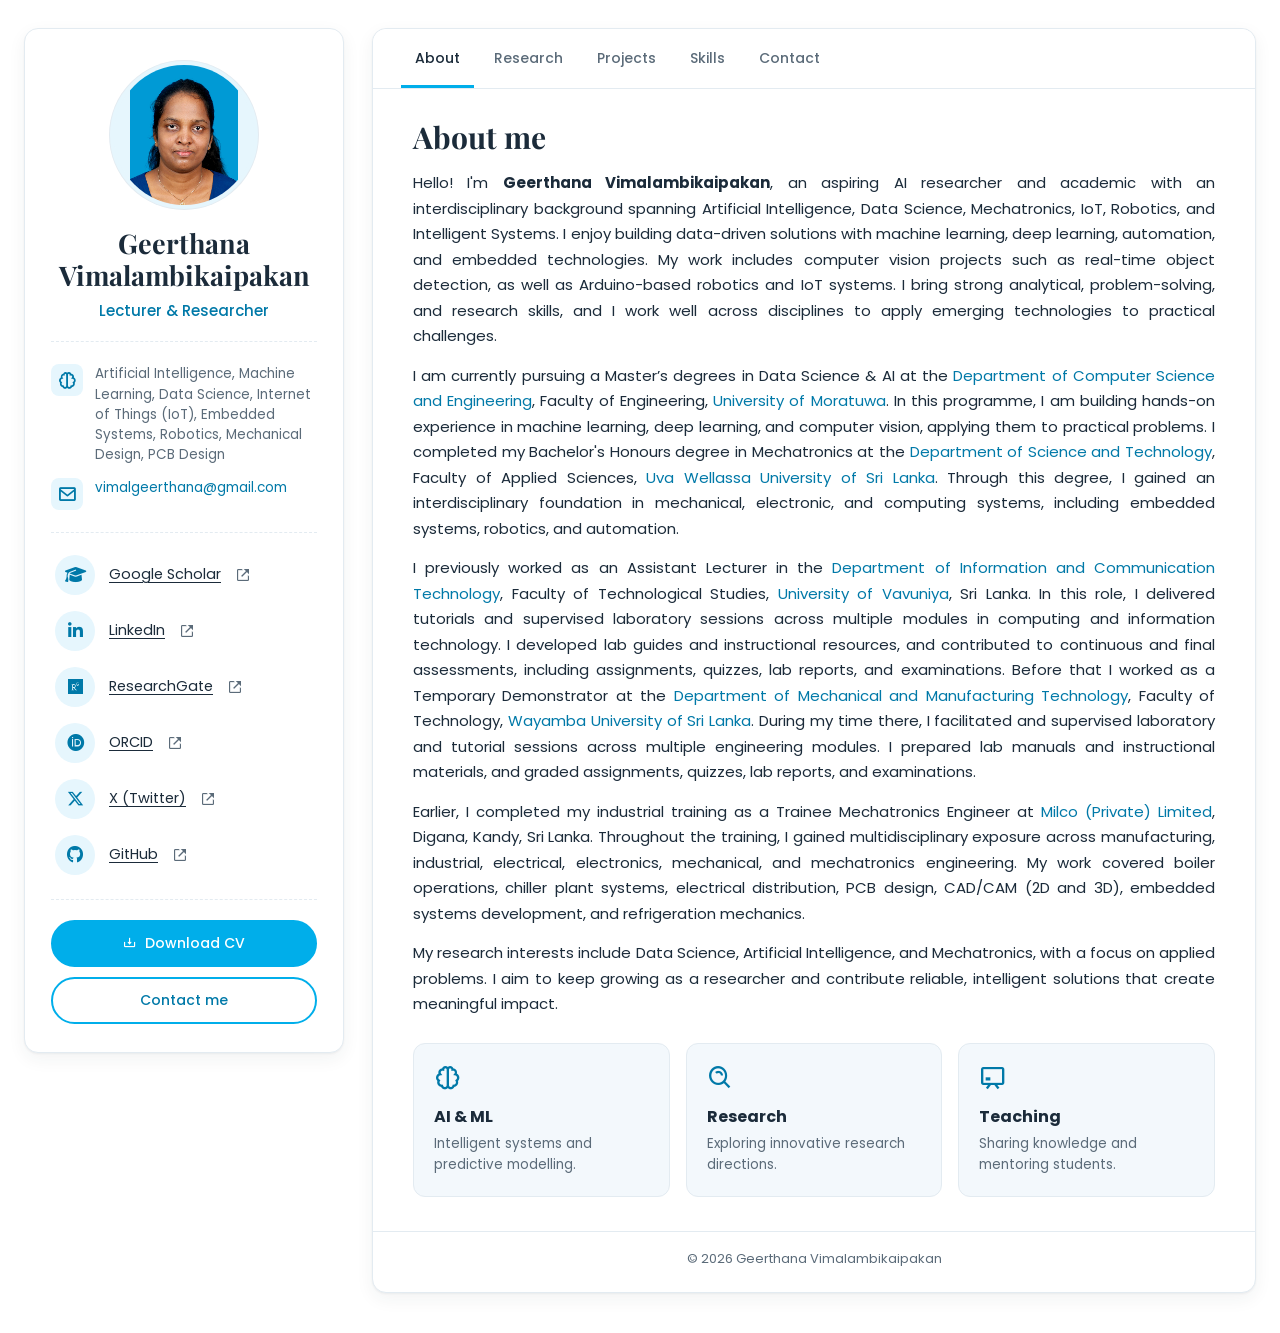
<file: index.html>
<!DOCTYPE html>
<html lang="en">
<head>
<meta charset="UTF-8">
<meta name="viewport" content="width=device-width, initial-scale=1.0">
<meta name="description" content="Geerthana Vimalambikaipakan - Lecturer, Researcher and AI/ML Professional">
<title>About | Geerthana Vimalambikaipakan</title>
<link rel="preconnect" href="https://fonts.googleapis.com">
<link rel="preconnect" href="https://fonts.gstatic.com" crossorigin>
<link href="https://fonts.googleapis.com/css2?family=Playfair+Display:wght@600;700&family=Poppins:wght@400;500;600&display=swap" rel="stylesheet">
<link href="https://unpkg.com/boxicons@2.1.4/css/boxicons.min.css" rel="stylesheet">
<link rel="stylesheet" href="https://cdnjs.cloudflare.com/ajax/libs/font-awesome/6.7.2/css/all.min.css">
<link rel="stylesheet" href="stylesheet.css">
</head>
<body>
<a class="skip-link" href="#content">Skip to content</a>

<div class="shell">

  <!--  PROFILE CARD (same on every page)  -->
  <aside class="profile-card">
    <div class="avatar" id="avatar">
      <img src="assets/img/dp.jpg" alt="Geerthana Vimalambikaipakan" onerror="this.remove()">
      <span aria-hidden="true">GV</span>
    </div>
    <h1>Geerthana <span>Vimalambikaipakan</span></h1>
    <p class="role">Lecturer &amp; Researcher</p>

    <ul class="facts">
      <li><i class="bx bx-brain"></i><span>Artificial Intelligence, Machine Learning, Data Science, Internet of Things (IoT), Embedded Systems, Robotics, Mechanical Design, PCB Design</span></li>
      <!--<li><i class="bx bx-building-house"></i><span>MSc (Data Science &amp; AI), University of Moratuwa</span></li>
      -->
      <li><i class="bx bx-envelope"></i><a href="mailto:vimalgeerthana@gmail.com">vimalgeerthana@gmail.com</a></li>
    </ul>

    <ul class="links" aria-label="Profiles">
        <li><a href="https://scholar.google.com/citations?user=1ha7ImIAAAAJ&hl=en" target="_blank" rel="noopener noreferrer"><span class="ico"><i class="fa-solid fa-graduation-cap"></i></span><span class="name">Google Scholar</span><i class="bx bx-link-external ext" aria-hidden="true"></i></a></li>
        <li><a href="https://www.linkedin.com/in/geerthana-vimalambikaipakan" target="_blank" rel="noopener noreferrer"><span class="ico"><i class="fa-brands fa-linkedin-in"></i></span><span class="name">LinkedIn</span><i class="bx bx-link-external ext" aria-hidden="true"></i></a></li>
        <li><a href="https://www.researchgate.net/profile/Geerthana-Vimalambikaipakan" target="_blank" rel="noopener noreferrer"><span class="ico"><i class="fa-brands fa-researchgate"></i></span><span class="name">ResearchGate</span><i class="bx bx-link-external ext" aria-hidden="true"></i></a></li>
        <li><a href="https://orcid.org/0009-0009-8566-8010" target="_blank" rel="noopener noreferrer"><span class="ico"><i class="fa-brands fa-orcid"></i></span><span class="name">ORCID</span><i class="bx bx-link-external ext" aria-hidden="true"></i></a></li>
        <li><a href="https://x.com/Geerthana_13" target="_blank" rel="noopener noreferrer"><span class="ico"><i class="fa-brands fa-x-twitter"></i></span><span class="name">X (Twitter)</span><i class="bx bx-link-external ext" aria-hidden="true"></i></a></li>
        <li><a href="https://github.com/GeerthanaVimal" target="_blank" rel="noopener noreferrer"><span class="ico"><i class="fa-brands fa-github"></i></span><span class="name">GitHub</span><i class="bx bx-link-external ext" aria-hidden="true"></i></a></li>
      </ul>

    <div class="card-actions">
      <a class="btn" href="assets/cv/Geerthana_CV.pdf" download><i class="bx bx-download"></i> Download CV</a>
      <a class="btn outline" href="contact.html">Contact me</a>
    </div>
  </aside>

  <!--  ABOUT PAGE (index)  -->
  <main class="panel" id="content">
    <nav class="tabs" aria-label="Portfolio sections">
      <a href="index.html" class="active" aria-current="page">About</a>
      <a href="research.html">Research</a>
      <a href="projects.html">Projects</a>
      <a href="skills.html">Skills</a>
      <a href="contact.html">Contact</a>
    </nav>

    <section class="tab-panel" id="about">
      <h2>About me</h2>
      <p>
        Hello! I'm <strong>Geerthana Vimalambikaipakan</strong>, an aspiring AI researcher and academic with an interdisciplinary background spanning 
        Artificial Intelligence, Data Science, Mechatronics, IoT, Robotics, and Intelligent Systems. 
        I enjoy building data-driven solutions with machine learning, deep learning, automation, and embedded technologies. 
        My work includes computer vision projects such as real-time object detection, as well as Arduino-based robotics and IoT systems. 
        I bring strong analytical, problem-solving, and research skills, and 
        I work well across disciplines to apply emerging technologies to practical challenges.
      </p>
      <p>
        I am currently pursuing a Master’s degrees in Data Science & AI at the
        <a href="https://cse.mrt.ac.lk/" target="_blank" rel="noopener">Department of Computer Science and Engineering</a>,
        Faculty of Engineering,
        <a href="https://uom.lk/" target="_blank" rel="noopener">University of Moratuwa</a>.
        In this programme, I am building hands-on experience in machine learning, deep learning, and computer vision, applying them to practical problems.
        I completed my Bachelor's Honours degree in Mechatronics at the
        <a href="https://fas.uwu.ac.lk/department-of-science-technology/" target="_blank" rel="noopener">Department of Science and Technology</a>,
        Faculty of Applied Sciences,
        <a href="https://www.uwu.ac.lk/" target="_blank" rel="noopener">Uva Wellassa University of Sri Lanka</a>.
        Through this degree, I gained an interdisciplinary foundation in mechanical, electronic, and computing systems, 
        including embedded systems, robotics, and automation.
      </p>
      <p>
        I previously worked as an Assistant Lecturer in the
        <a href="https://vau.ac.lk/ict/" target="_blank" rel="noopener">Department of Information and Communication Technology</a>,
        Faculty of Technological Studies,
        <a href="https://vau.ac.lk/" target="_blank" rel="noopener">University of Vavuniya</a>, Sri Lanka. 
        In this role, I delivered tutorials and supervised laboratory sessions across multiple modules in computing and information technology. 
        I developed lab guides and instructional resources, and contributed to continuous and final assessments, including assignments, quizzes, lab reports, and examinations.
        Before that I worked as a Temporary Demonstrator at the
        <a href="https://fot.wyb.ac.lk/dmmt/" target="_blank" rel="noopener">Department of Mechanical and Manufacturing Technology</a>,
        Faculty of Technology,
        <a href="https://www.wyb.ac.lk/" target="_blank" rel="noopener">Wayamba University of Sri Lanka</a>.
        During my time there, I facilitated and supervised laboratory and tutorial sessions across multiple engineering modules. 
        I prepared lab manuals and instructional materials, and graded assignments, quizzes, lab reports, and examinations.
      </p> 
      <p> 
        Earlier, I completed my industrial training as a Trainee Mechatronics Engineer at
        <a href="https://www.milco.lk/" target="_blank" rel="noopener">Milco (Private) Limited</a>, Digana, Kandy, Sri Lanka.
        Throughout the training, I gained multidisciplinary exposure across manufacturing, industrial, electrical, electronics, mechanical, and mechatronics engineering. 
        My work covered boiler operations, chiller plant systems, electrical distribution, PCB design, CAD/CAM (2D and 3D), embedded systems development, and refrigeration mechanics. 
      </p>
      <p>
        My research interests include Data Science, Artificial Intelligence, and Mechatronics, with a focus on applied problems. 
        I aim to keep growing as a researcher and contribute reliable, intelligent solutions that create meaningful impact.
      </p>

      <div class="about-boxes">
        <div class="about-box"><i class="bx bx-brain"></i><h3>AI &amp; ML</h3><p>Intelligent systems and predictive modelling.</p></div>
        <div class="about-box"><i class="bx bx-search-alt"></i><h3>Research</h3><p>Exploring innovative research directions.</p></div>
        <div class="about-box"><i class="bx bx-chalkboard"></i><h3>Teaching</h3><p>Sharing knowledge and mentoring students.</p></div>
      </div>
    </section>

    <footer class="foot">© <span id="year"></span> Geerthana Vimalambikaipakan</footer>
  </main>
</div>

<script src="main.js"></script>
</body>
</html>
</file>
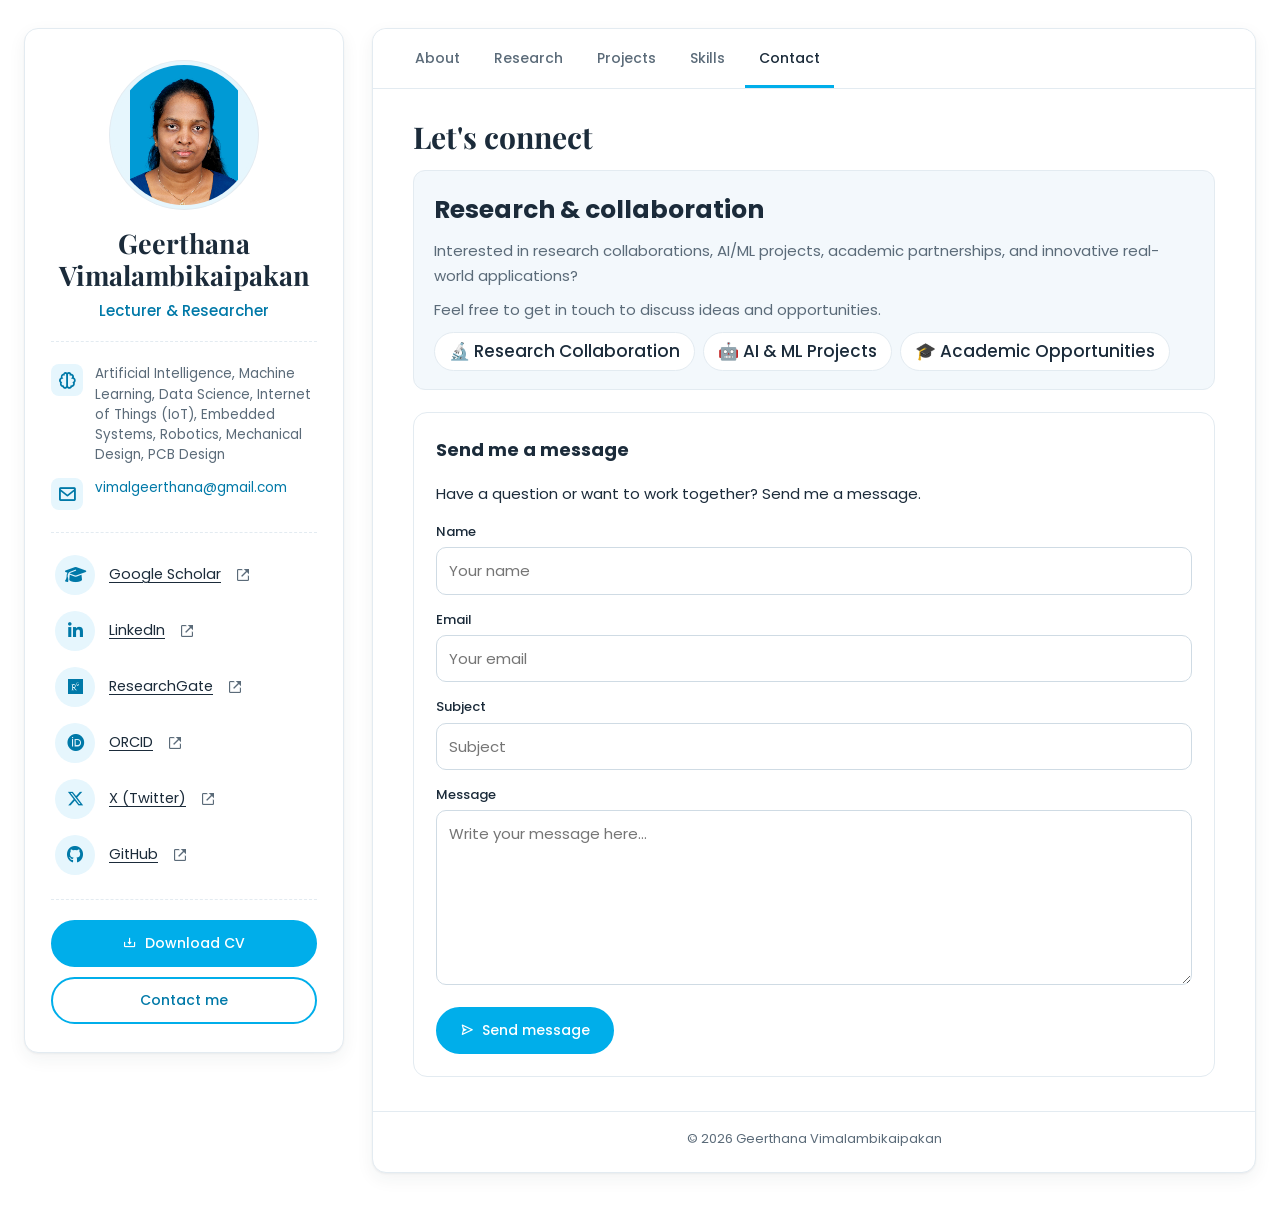
<file: contact.html>
<!DOCTYPE html>
<html lang="en">
<head>
<meta charset="UTF-8">
<meta name="viewport" content="width=device-width, initial-scale=1.0">
<meta name="description" content="Geerthana Vimalambikaipakan - Lecturer, Researcher and AI/ML Professional">
<title>Contact | Geerthana Vimalambikaipakan</title>
<link rel="preconnect" href="https://fonts.googleapis.com">
<link rel="preconnect" href="https://fonts.gstatic.com" crossorigin>
<link href="https://fonts.googleapis.com/css2?family=Playfair+Display:wght@600;700&family=Poppins:wght@400;500;600&display=swap" rel="stylesheet">
<link href="https://unpkg.com/boxicons@2.1.4/css/boxicons.min.css" rel="stylesheet">
<link rel="stylesheet" href="https://cdnjs.cloudflare.com/ajax/libs/font-awesome/6.7.2/css/all.min.css">
<link rel="stylesheet" href="stylesheet.css">
</head>
<body>
<a class="skip-link" href="#content">Skip to content</a>

<div class="shell">

  <!--  PROFILE CARD (same on every page)  -->
  <aside class="profile-card">
    <div class="avatar" id="avatar">
      <img src="assets/img/dp.jpg" alt="Geerthana Vimalambikaipakan" onerror="this.remove()">
      <span aria-hidden="true">GV</span>
    </div>
    <h1>Geerthana <span>Vimalambikaipakan</span></h1>
    <p class="role">Lecturer &amp; Researcher</p>

    <ul class="facts">
      <li><i class="bx bx-brain"></i><span>Artificial Intelligence, Machine Learning, Data Science, Internet of Things (IoT), Embedded Systems, Robotics, Mechanical Design, PCB Design</span></li>
      <!--<li><i class="bx bx-building-house"></i><span>MSc (Data Science &amp; AI), University of Moratuwa</span></li>
      -->
      <li><i class="bx bx-envelope"></i><a href="mailto:vimalgeerthana@gmail.com">vimalgeerthana@gmail.com</a></li>
    </ul>

    <ul class="links" aria-label="Profiles">
        <li><a href="https://scholar.google.com/citations?user=1ha7ImIAAAAJ&hl=en" target="_blank" rel="noopener noreferrer"><span class="ico"><i class="fa-solid fa-graduation-cap"></i></span><span class="name">Google Scholar</span><i class="bx bx-link-external ext" aria-hidden="true"></i></a></li>
        <li><a href="https://www.linkedin.com/in/geerthana-vimalambikaipakan" target="_blank" rel="noopener noreferrer"><span class="ico"><i class="fa-brands fa-linkedin-in"></i></span><span class="name">LinkedIn</span><i class="bx bx-link-external ext" aria-hidden="true"></i></a></li>
        <li><a href="https://www.researchgate.net/profile/Geerthana-Vimalambikaipakan" target="_blank" rel="noopener noreferrer"><span class="ico"><i class="fa-brands fa-researchgate"></i></span><span class="name">ResearchGate</span><i class="bx bx-link-external ext" aria-hidden="true"></i></a></li>
        <li><a href="https://orcid.org/0009-0009-8566-8010" target="_blank" rel="noopener noreferrer"><span class="ico"><i class="fa-brands fa-orcid"></i></span><span class="name">ORCID</span><i class="bx bx-link-external ext" aria-hidden="true"></i></a></li>
        <li><a href="https://x.com/Geerthana_13" target="_blank" rel="noopener noreferrer"><span class="ico"><i class="fa-brands fa-x-twitter"></i></span><span class="name">X (Twitter)</span><i class="bx bx-link-external ext" aria-hidden="true"></i></a></li>
        <li><a href="https://github.com/GeerthanaVimal" target="_blank" rel="noopener noreferrer"><span class="ico"><i class="fa-brands fa-github"></i></span><span class="name">GitHub</span><i class="bx bx-link-external ext" aria-hidden="true"></i></a></li>
      </ul>

    <div class="card-actions">
      <a class="btn" href="assets/cv/Geerthana_CV.pdf" download><i class="bx bx-download"></i> Download CV</a>
      <a class="btn outline" href="contact.html">Contact me</a>
    </div>
  </aside>

  <!--  CONTACT PAGE  -->
  <main class="panel" id="content">
    <nav class="tabs" aria-label="Portfolio sections">
      <a href="index.html">About</a>
      <a href="research.html">Research</a>
      <a href="projects.html">Projects</a>
      <a href="skills.html">Skills</a>
      <a href="contact.html" class="active" aria-current="page">Contact</a>
    </nav>

    <section class="tab-panel" id="contact">
      <h2>Let's connect</h2>

      <div class="contact-layout">
        <div class="contact-info">

          <div class="collab">
            <h3>Research &amp; collaboration</h3>
            <p>Interested in research collaborations, AI/ML projects, academic partnerships, and innovative real-world applications?</p>
            <p>Feel free to get in touch to discuss ideas and opportunities.</p>
            <ul>
              <li>🔬 Research Collaboration</li>
              <li>🤖 AI & ML Projects</li>
              <li>🎓 Academic Opportunities</li>
            </ul>
          </div>
        </div>

        <form class="contact-form" action="https://formsubmit.co/vimalgeerthana@gmail.com" method="POST">
          <h3>Send me a message</h3>
          <p>Have a question or want to work together? Send me a message.</p>
          <input type="hidden" name="_subject" value="New Message from Geerthana's Portfolio">
          <input type="hidden" name="_captcha" value="false">
          <div class="field"><label for="name">Name</label><input id="name" name="name" type="text" placeholder="Your name" required></div>
          <div class="field"><label for="email">Email</label><input id="email" name="email" type="email" placeholder="Your email" required></div>
          <div class="field"><label for="subject">Subject</label><input id="subject" name="subject" type="text" placeholder="Subject" required></div>
          <div class="field"><label for="message">Message</label><textarea id="message" name="message" rows="6" placeholder="Write your message here..." required></textarea></div>
          <button class="btn" type="submit"><i class="bx bx-send"></i> Send message</button>
        </form>
      </div>
    </section>

    <footer class="foot">© <span id="year"></span> Geerthana Vimalambikaipakan</footer>
  </main>
</div>

<script src="main.js"></script>
</body>
</html>
</file>
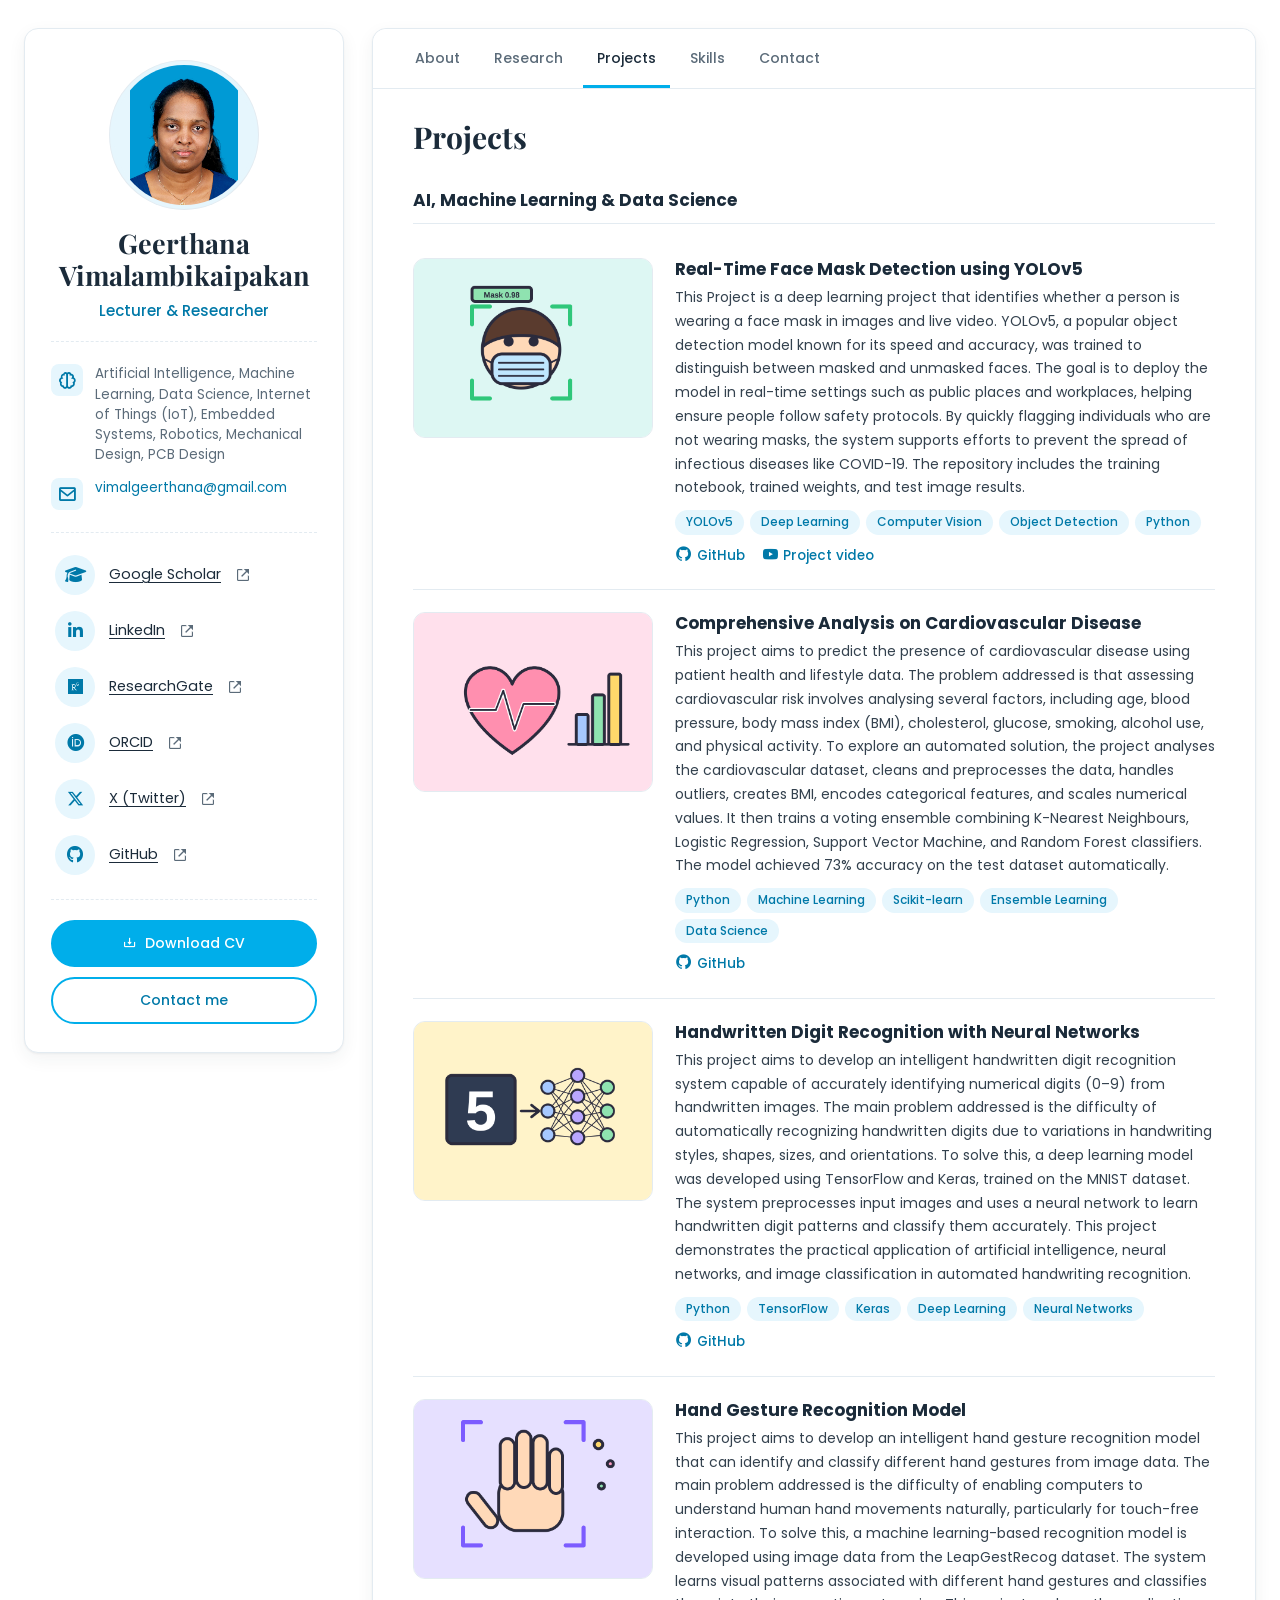
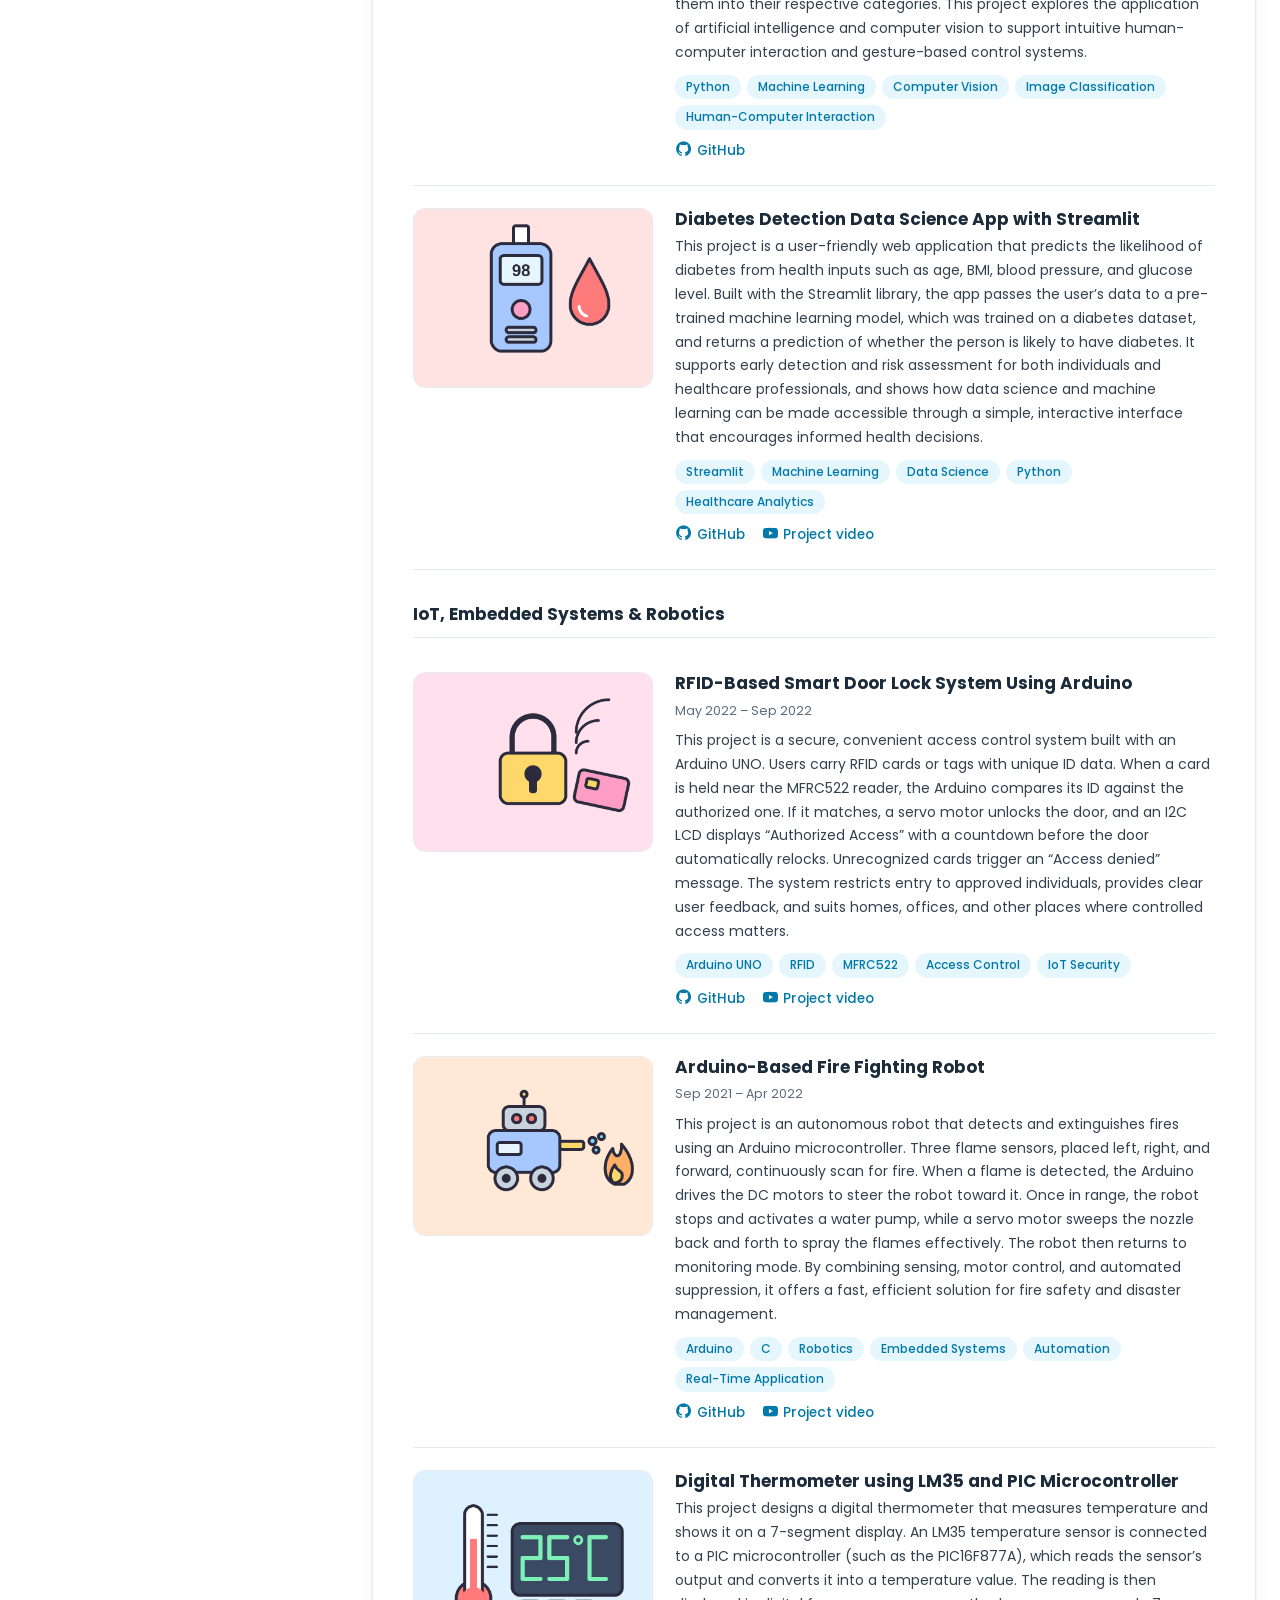
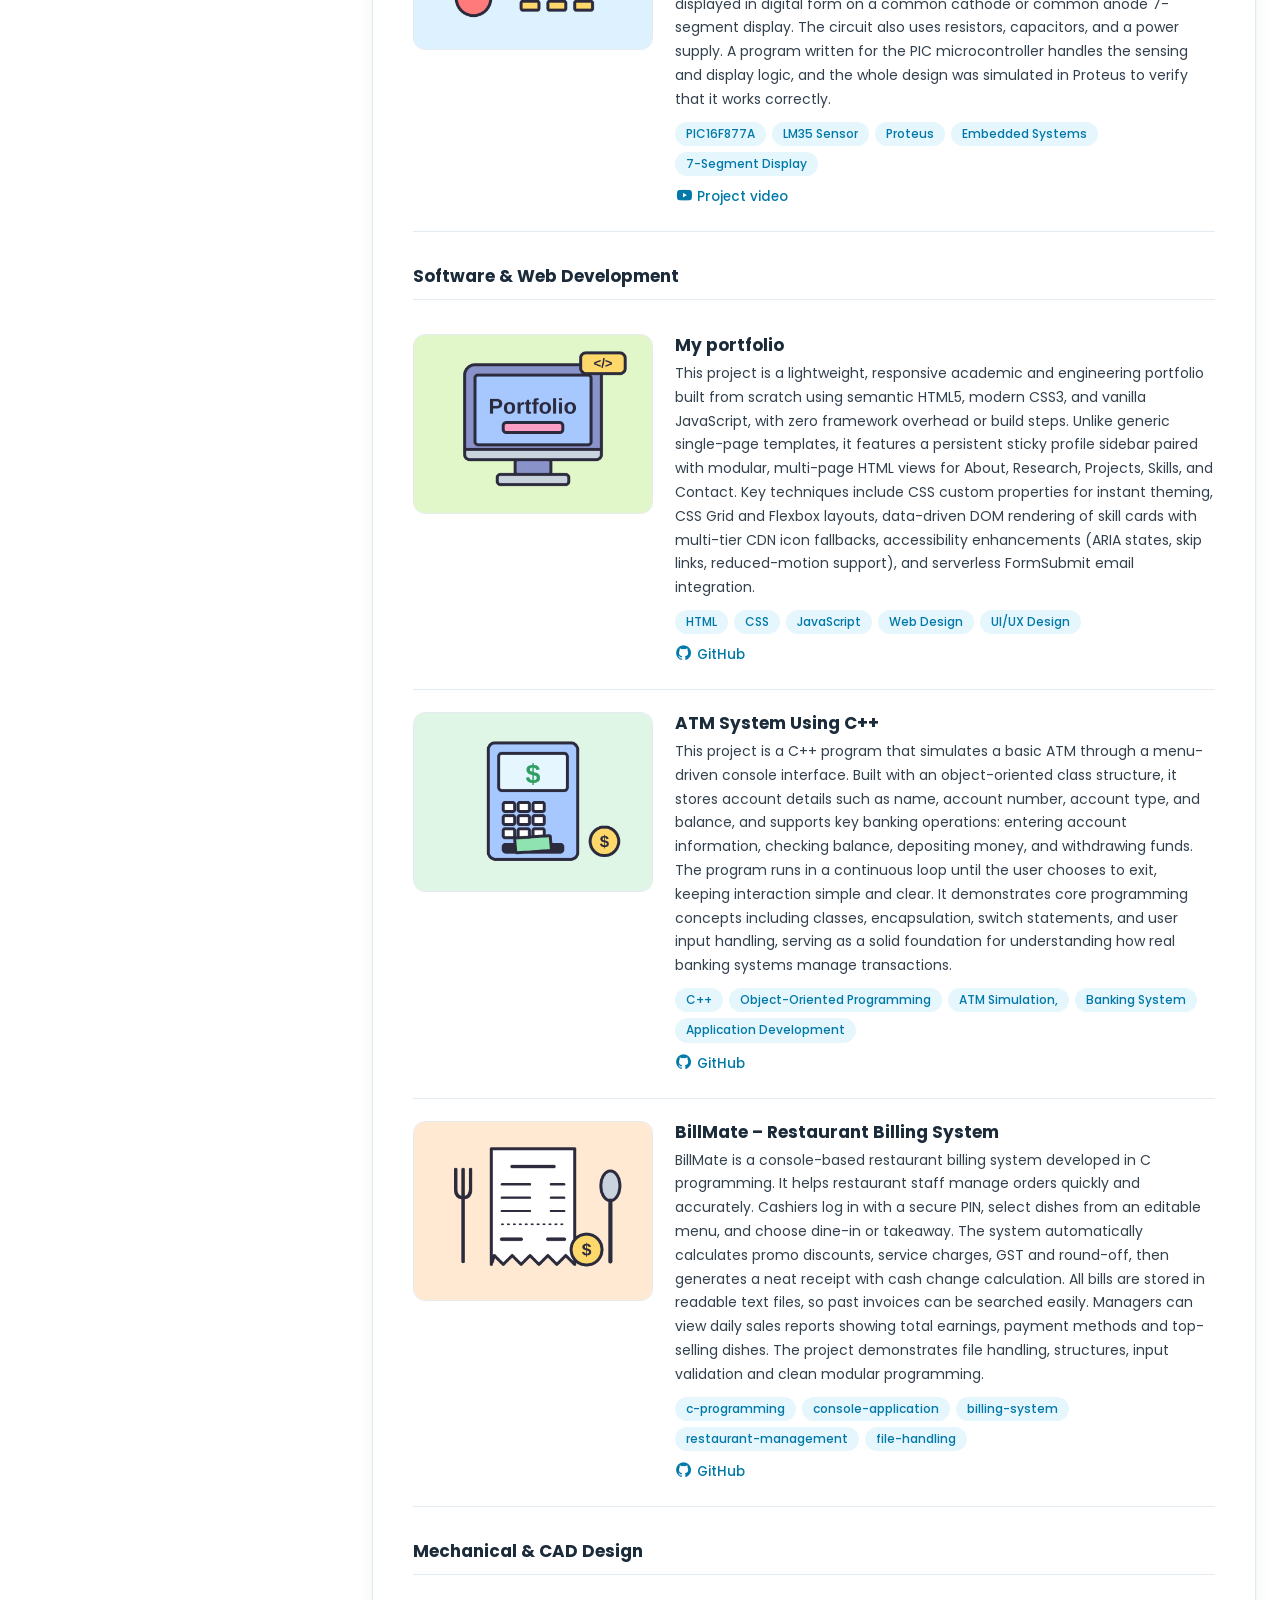
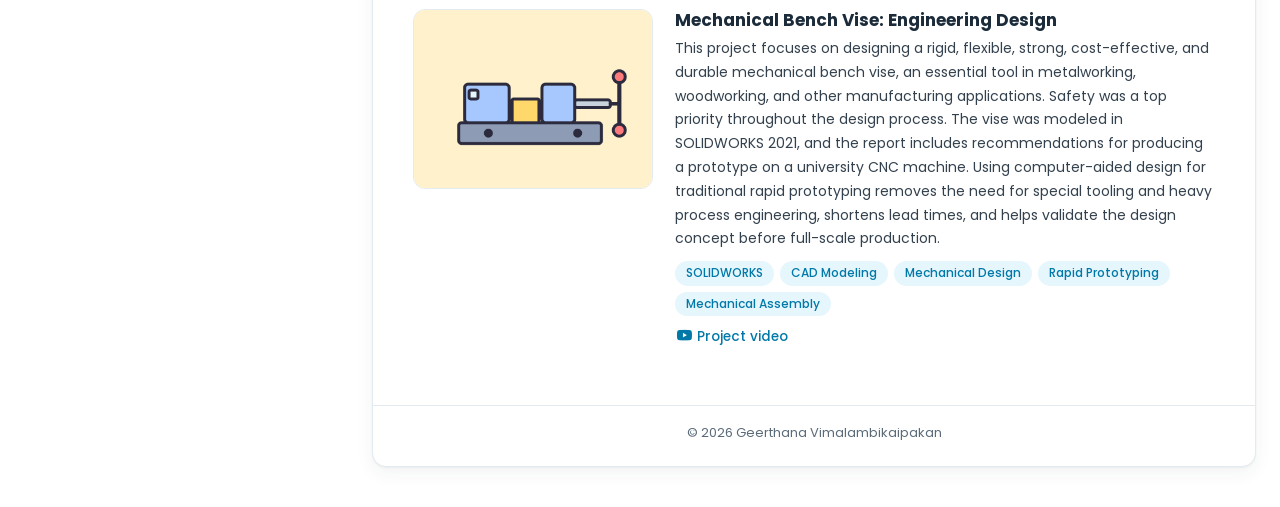
<file: projects.html>
<!DOCTYPE html>
<html lang="en">
<head>
<meta charset="UTF-8">
<meta name="viewport" content="width=device-width, initial-scale=1.0">
<meta name="description" content="Geerthana Vimalambikaipakan - Lecturer, Researcher and AI/ML Professional">
<title>Projects | Geerthana Vimalambikaipakan</title>
<link rel="preconnect" href="https://fonts.googleapis.com">
<link rel="preconnect" href="https://fonts.gstatic.com" crossorigin>
<link href="https://fonts.googleapis.com/css2?family=Playfair+Display:wght@600;700&family=Poppins:wght@400;500;600&display=swap" rel="stylesheet">
<link href="https://unpkg.com/boxicons@2.1.4/css/boxicons.min.css" rel="stylesheet">
<link rel="stylesheet" href="https://cdnjs.cloudflare.com/ajax/libs/font-awesome/6.7.2/css/all.min.css">
<link rel="stylesheet" href="stylesheet.css">
</head>
<body>
<a class="skip-link" href="#content">Skip to content</a>

<div class="shell">

  <!-- PROFILE CARD (same on every page)  -->
  <aside class="profile-card">
    <div class="avatar" id="avatar">
      <img src="assets/img/dp.jpg" alt="Geerthana Vimalambikaipakan" onerror="this.remove()">
      <span aria-hidden="true">GV</span>
    </div>
    <h1>Geerthana <span>Vimalambikaipakan</span></h1>
    <p class="role">Lecturer &amp; Researcher</p>

    <ul class="facts">
      <li><i class="bx bx-brain"></i><span>Artificial Intelligence, Machine Learning, Data Science, Internet of Things (IoT), Embedded Systems, Robotics, Mechanical Design, PCB Design</span></li>
      <!--<li><i class="bx bx-building-house"></i><span>MSc (Data Science &amp; AI), University of Moratuwa</span></li>
      -->
      <li><i class="bx bx-envelope"></i><a href="mailto:vimalgeerthana@gmail.com">vimalgeerthana@gmail.com</a></li>
    </ul>

    <ul class="links" aria-label="Profiles">
        <li><a href="https://scholar.google.com/citations?user=1ha7ImIAAAAJ&hl=en" target="_blank" rel="noopener noreferrer"><span class="ico"><i class="fa-solid fa-graduation-cap"></i></span><span class="name">Google Scholar</span><i class="bx bx-link-external ext" aria-hidden="true"></i></a></li>
        <li><a href="https://www.linkedin.com/in/geerthana-vimalambikaipakan" target="_blank" rel="noopener noreferrer"><span class="ico"><i class="fa-brands fa-linkedin-in"></i></span><span class="name">LinkedIn</span><i class="bx bx-link-external ext" aria-hidden="true"></i></a></li>
        <li><a href="https://www.researchgate.net/profile/Geerthana-Vimalambikaipakan" target="_blank" rel="noopener noreferrer"><span class="ico"><i class="fa-brands fa-researchgate"></i></span><span class="name">ResearchGate</span><i class="bx bx-link-external ext" aria-hidden="true"></i></a></li>
        <li><a href="https://orcid.org/0009-0009-8566-8010" target="_blank" rel="noopener noreferrer"><span class="ico"><i class="fa-brands fa-orcid"></i></span><span class="name">ORCID</span><i class="bx bx-link-external ext" aria-hidden="true"></i></a></li>
        <li><a href="https://x.com/Geerthana_13" target="_blank" rel="noopener noreferrer"><span class="ico"><i class="fa-brands fa-x-twitter"></i></span><span class="name">X (Twitter)</span><i class="bx bx-link-external ext" aria-hidden="true"></i></a></li>
        <li><a href="https://github.com/GeerthanaVimal" target="_blank" rel="noopener noreferrer"><span class="ico"><i class="fa-brands fa-github"></i></span><span class="name">GitHub</span><i class="bx bx-link-external ext" aria-hidden="true"></i></a></li>
      </ul>

    <div class="card-actions">
      <a class="btn" href="assets/cv/Geerthana_CV.pdf" download><i class="bx bx-download"></i> Download CV</a>
      <a class="btn outline" href="contact.html">Contact me</a>
    </div>
  </aside>

  <!--  PROJECTS PAGE  -->
  <main class="panel" id="content">
    <nav class="tabs" aria-label="Portfolio sections">
      <a href="index.html">About</a>
      <a href="research.html">Research</a>
      <a href="projects.html" class="active" aria-current="page">Projects</a>
      <a href="skills.html">Skills</a>
      <a href="contact.html">Contact</a>
    </nav>

    <section class="tab-panel" id="projects">
      <h2>Projects</h2>

      <h3 class="group-title">AI, Machine Learning & Data Science</h3>

      <article class="project">
        <div class="project-image"><img src="assets/img/project8.png" alt="Real-Time Face Mask Detection using YOLOv5" loading="lazy" onerror="this.parentNode.classList.add('no-img')"></div>
        <div class="project-info">
          <h4>Real-Time Face Mask Detection using YOLOv5</h4>
          <p>This Project is a deep learning project that identifies whether a person is wearing a face mask in images and live video. YOLOv5, a popular object detection model known for its speed and accuracy, was trained to distinguish between masked and unmasked faces. The goal is to deploy the model in real-time settings such as public places and workplaces, helping ensure people follow safety protocols. By quickly flagging individuals who are not wearing masks, the system supports efforts to prevent the spread of infectious diseases like COVID-19. The repository includes the training notebook, trained weights, and test image results.</p>
          <p class="tags"><span>YOLOv5</span><span>Deep Learning</span><span>Computer Vision</span><span>Object Detection</span><span>Python</span></p>
          <div class="project-links">
            <a href="https://github.com/GeerthanaVimal/Real-Time-Face-Mask-Detection-using-YOLOv5" target="_blank" rel="noopener"><i class="bx bxl-github"></i> GitHub</a>
            <a href="https://youtu.be/1NJmF8Cy2pc?si=zPGooJ1zw06bYya3" target="_blank" rel="noopener"><i class="bx bxl-youtube"></i> Project video</a>
          </div>
        </div>
      </article>

      <article class="project">
        <div class="project-image"><img src="assets/img/project9.png" alt="Comprehensive Analysis on Cardiovascular Disease" loading="lazy" onerror="this.parentNode.classList.add('no-img')"></div>
        <div class="project-info">
          <h4>Comprehensive Analysis on Cardiovascular Disease</h4>
          <p>This project aims to predict the presence of cardiovascular disease using patient health and lifestyle data. The problem addressed is that assessing cardiovascular risk involves analysing several factors, including age, blood pressure, body mass index (BMI), cholesterol, glucose, smoking, alcohol use, and physical activity. To explore an automated solution, the project analyses the cardiovascular dataset, cleans and preprocesses the data, handles outliers, creates BMI, encodes categorical features, and scales numerical values. It then trains a voting ensemble combining K-Nearest Neighbours, Logistic Regression, Support Vector Machine, and Random Forest classifiers. The model achieved 73% accuracy on the test dataset automatically.</p>
          <p class="tags"><span>Python</span><span>Machine Learning</span><span>Scikit-learn</span><span>Ensemble Learning</span><span>Data Science</span></p>
          <div class="project-links">
            <a href="https://github.com/GeerthanaVimal/A-Comprehensive-Analysis-on-Cardiovascular-Disease" target="_blank" rel="noopener"><i class="bx bxl-github"></i> GitHub</a>
          </div>
        </div>
      </article>

      <article class="project">
        <div class="project-image"><img src="assets/img/project10.png" alt="Handwritten Digit Recognition with Neural Networks" loading="lazy" onerror="this.parentNode.classList.add('no-img')"></div>
        <div class="project-info">
          <h4>Handwritten Digit Recognition with Neural Networks</h4>
          <p>This project aims to develop an intelligent handwritten digit recognition system capable of accurately identifying numerical digits (0–9) from handwritten images. The main problem addressed is the difficulty of automatically recognizing handwritten digits due to variations in handwriting styles, shapes, sizes, and orientations. To solve this, a deep learning model was developed using TensorFlow and Keras, trained on the MNIST dataset. The system preprocesses input images and uses a neural network to learn handwritten digit patterns and classify them accurately. This project demonstrates the practical application of artificial intelligence, neural networks, and image classification in automated handwriting recognition.</p>
          <p class="tags"><span>Python</span><span>TensorFlow</span><span>Keras</span><span>Deep Learning</span><span>Neural Networks</span></p>
          <div class="project-links">
            <a href="https://github.com/GeerthanaVimal/Handwritten-Digit-Recognition-with-Neural-Networks" target="_blank" rel="noopener"><i class="bx bxl-github"></i> GitHub</a>
          </div>
        </div>
      </article>

      <article class="project">
        <div class="project-image"><img src="assets/img/project11.png" alt="Hand Gesture Recognition Model" loading="lazy" onerror="this.parentNode.classList.add('no-img')"></div>
        <div class="project-info">
          <h4>Hand Gesture Recognition Model</h4>
          <p>This project aims to develop an intelligent hand gesture recognition model that can identify and classify different hand gestures from image data. The main problem addressed is the difficulty of enabling computers to understand human hand movements naturally, particularly for touch-free interaction. To solve this, a machine learning-based recognition model is developed using image data from the LeapGestRecog dataset. The system learns visual patterns associated with different hand gestures and classifies them into their respective categories. This project explores the application of artificial intelligence and computer vision to support intuitive human-computer interaction and gesture-based control systems.</p>
          <p class="tags"><span>Python</span><span>Machine Learning</span><span>Computer Vision</span><span>Image Classification</span><span>Human-Computer Interaction</span></p>
          <div class="project-links">
            <a href="https://github.com/GeerthanaVimal/Hand_Gesture_Recognition_Model" target="_blank" rel="noopener"><i class="bx bxl-github"></i> GitHub</a>
          </div>
        </div>
      </article>

      <article class="project">
        <div class="project-image"><img src="assets/img/project5.png" alt="Diabetes Detection Data Science App with Streamlit" loading="lazy" onerror="this.parentNode.classList.add('no-img')"></div>
        <div class="project-info">
          <h4>Diabetes Detection Data Science App with Streamlit</h4>
          <p>This project is a user-friendly web application that predicts the likelihood of diabetes from health inputs such as age, BMI, blood pressure, and glucose level. Built with the Streamlit library, the app passes the user’s data to a pre-trained machine learning model, which was trained on a diabetes dataset, and returns a prediction of whether the person is likely to have diabetes. It supports early detection and risk assessment for both individuals and healthcare professionals, and shows how data science and machine learning can be made accessible through a simple, interactive interface that encourages informed health decisions.</p>
          <p class="tags"><span>Streamlit</span><span>Machine Learning</span><span>Data Science</span><span>Python</span><span>Healthcare Analytics</span></p>
          <div class="project-links">
            <a href="https://github.com/GeerthanaVimal/Diabetes-Detection-Data-Science-App-with-Streamlit-Library" target="_blank" rel="noopener"><i class="bx bxl-github"></i> GitHub</a>
            <a href="https://youtu.be/wjOQZTlM31U?si=JkrfKUFi0TnIbk5r" target="_blank" rel="noopener"><i class="bx bxl-youtube"></i> Project video</a>
          </div>
        </div>
      </article>

      <h3 class="group-title">IoT, Embedded Systems & Robotics</h3>

      <article class="project">
        <div class="project-image"><img src="assets/img/project1.png" alt="RFID-Based Smart Door Lock System" loading="lazy" onerror="this.parentNode.classList.add('no-img')"></div>
        <div class="project-info">
          <h4>RFID-Based Smart Door Lock System Using Arduino</h4>
          <div class="meta">May 2022 – Sep 2022</div>
          <p>This project is a secure, convenient access control system built with an Arduino UNO. Users carry RFID cards or tags with unique ID data. When a card is held near the MFRC522 reader, the Arduino compares its ID against the authorized one. If it matches, a servo motor unlocks the door, and an I2C LCD displays “Authorized Access” with a countdown before the door automatically relocks. Unrecognized cards trigger an “Access denied” message. The system restricts entry to approved individuals, provides clear user feedback, and suits homes, offices, and other places where controlled access matters.</p>
          <p class="tags"><span>Arduino UNO</span><span>RFID</span><span>MFRC522</span><span>Access Control</span><span>IoT Security</span></p>
          <div class="project-links">
            <a href="https://github.com/GeerthanaVimal/RFID-Based-Smart-Door-Lock-System" target="_blank" rel="noopener"><i class="bx bxl-github"></i> GitHub</a>
            <a href="https://youtu.be/fEVjXLLOOAA?si=2oDeBCcNlDH7jxxd" target="_blank" rel="noopener"><i class="bx bxl-youtube"></i> Project video</a>
          </div>
        </div>
      </article>

      <article class="project">
        <div class="project-image"><img src="assets/img/project2.png" alt="Arduino-Based Fire Fighting Robot" loading="lazy" onerror="this.parentNode.classList.add('no-img')"></div>
        <div class="project-info">
          <h4>Arduino-Based Fire Fighting Robot</h4>
          <div class="meta">Sep 2021 – Apr 2022</div>
          <p>This project is an autonomous robot that detects and extinguishes fires using an Arduino microcontroller. Three flame sensors, placed left, right, and forward, continuously scan for fire. When a flame is detected, the Arduino drives the DC motors to steer the robot toward it. Once in range, the robot stops and activates a water pump, while a servo motor sweeps the nozzle back and forth to spray the flames effectively. The robot then returns to monitoring mode. By combining sensing, motor control, and automated suppression, it offers a fast, efficient solution for fire safety and disaster management.</p>
          <p class="tags"><span>Arduino</span><span>C</span><span>Robotics</span><span>Embedded Systems</span><span>Automation</span><span>Real-Time Application</span></p>
          <div class="project-links">
            <a href="https://github.com/GeerthanaVimal/Fire-Fighting-Robot-Using-Arduino" target="_blank" rel="noopener"><i class="bx bxl-github"></i> GitHub</a>
            <a href="https://youtu.be/-4TRAx-zxo8?si=LlNlcZOTB-_svsj0" target="_blank" rel="noopener"><i class="bx bxl-youtube"></i> Project video</a>
          </div>
        </div>
      </article>

      <article class="project">
        <div class="project-image"><img src="assets/img/project6.png" alt="Digital Thermometer using LM35 and PIC Microcontroller" loading="lazy" onerror="this.parentNode.classList.add('no-img')"></div>
        <div class="project-info">
          <h4>Digital Thermometer using LM35 and PIC Microcontroller</h4>
          <p>This project designs a digital thermometer that measures temperature and shows it on a 7-segment display. An LM35 temperature sensor is connected to a PIC microcontroller (such as the PIC16F877A), which reads the sensor’s output and converts it into a temperature value. The reading is then displayed in digital form on a common cathode or common anode 7-segment display. The circuit also uses resistors, capacitors, and a power supply. A program written for the PIC microcontroller handles the sensing and display logic, and the whole design was simulated in Proteus to verify that it works correctly.</p>
          <p class="tags"><span>PIC16F877A</span><span>LM35 Sensor</span><span>Proteus</span><span>Embedded Systems</span><span>7-Segment Display</span></p>
          <div class="project-links">
            <a href="https://youtu.be/JYFW_nTXIjI?si=bqv7TRab-bB3VTxg" target="_blank" rel="noopener"><i class="bx bxl-youtube"></i> Project video</a>
          </div>
        </div>
      </article>

      <h3 class="group-title">Software & Web Development</h3>

      <article class="project">
        <div class="project-image"><img src="assets/img/project4.png" alt="My portfolio" loading="lazy" onerror="this.parentNode.classList.add('no-img')"></div>
        <div class="project-info">
          <h4>My portfolio </h4>
          <p>This project is a lightweight, responsive academic and engineering portfolio built from scratch using semantic HTML5, modern CSS3, and vanilla JavaScript, with zero framework overhead or build steps. Unlike generic single-page templates, it features a persistent sticky profile sidebar paired with modular, multi-page HTML views for About, Research, Projects, Skills, and Contact. Key techniques include CSS custom properties for instant theming, CSS Grid and Flexbox layouts, data-driven DOM rendering of skill cards with multi-tier CDN icon fallbacks, accessibility enhancements (ARIA states, skip links, reduced-motion support), and serverless FormSubmit email integration.</p>
          <p class="tags"><span>HTML</span><span>CSS</span><span>JavaScript</span><span>Web Design</span><span>UI/UX Design</span></p>
          <div class="project-links">
            <a href="https://github.com/GeerthanaVimal/GeerthanaVimal.github.io" target="_blank" rel="noopener"><i class="bx bxl-github"></i> GitHub</a>
          </div>
        </div>
      </article>

      <article class="project">
        <div class="project-image"><img src="assets/img/project3.png" alt="ATM System Using C++" loading="lazy" onerror="this.parentNode.classList.add('no-img')"></div>
        <div class="project-info">
          <h4>ATM System Using C++</h4>
          <p>This project is a C++ program that simulates a basic ATM through a menu-driven console interface. Built with an object-oriented class structure, it stores account details such as name, account number, account type, and balance, and supports key banking operations: entering account information, checking balance, depositing money, and withdrawing funds. The program runs in a continuous loop until the user chooses to exit, keeping interaction simple and clear. It demonstrates core programming concepts including classes, encapsulation, switch statements, and user input handling, serving as a solid foundation for understanding how real banking systems manage transactions.</p>
          <p class="tags"><span>C++</span><span>Object-Oriented Programming</span><span>ATM Simulation,</span><span>Banking System</span><span>Application Development</span></p>
          <div class="project-links">
            <a href="https://github.com/GeerthanaVimal/Simple-ATM-system" target="_blank" rel="noopener"><i class="bx bxl-github"></i> GitHub</a>
          </div>
        </div>
      </article>

      <article class="project">
        <div class="project-image"><img src="assets/img/project12.png" alt="BillMate – Restaurant Billing System" loading="lazy" onerror="this.parentNode.classList.add('no-img')"></div>
        <div class="project-info">
          <h4>BillMate – Restaurant Billing System</h4>
          <p>BillMate is a console-based restaurant billing system developed in C programming. It helps restaurant staff manage orders quickly and accurately. Cashiers log in with a secure PIN, select dishes from an editable menu, and choose dine-in or takeaway. The system automatically calculates promo discounts, service charges, GST and round-off, then generates a neat receipt with cash change calculation. All bills are stored in readable text files, so past invoices can be searched easily. Managers can view daily sales reports showing total earnings, payment methods and top-selling dishes. The project demonstrates file handling, structures, input validation and clean modular programming.</p>
          <p class="tags"><span>c-programming</span><span>console-application</span><span>billing-system</span><span>restaurant-management</span><span>file-handling</span></p>
          <div class="project-links">
            <a href="https://github.com/GeerthanaVimal/ADV-Billing-System" target="_blank" rel="noopener"><i class="bx bxl-github"></i> GitHub</a>
          </div>
        </div>
      </article>

      <h3 class="group-title">Mechanical & CAD Design</h3>

      <article class="project">
        <div class="project-image"><img src="assets/img/project7.png" alt="Mechanical Bench Vise Engineering Design" loading="lazy" onerror="this.parentNode.classList.add('no-img')"></div>
        <div class="project-info">
          <h4>Mechanical Bench Vise: Engineering Design</h4>
          <p>This project focuses on designing a rigid, flexible, strong, cost-effective, and durable mechanical bench vise, an essential tool in metalworking, woodworking, and other manufacturing applications. Safety was a top priority throughout the design process. The vise was modeled in SOLIDWORKS 2021, and the report includes recommendations for producing a prototype on a university CNC machine. Using computer-aided design for traditional rapid prototyping removes the need for special tooling and heavy process engineering, shortens lead times, and helps validate the design concept before full-scale production.</p>
          <p class="tags"><span>SOLIDWORKS</span><span>CAD Modeling</span><span>Mechanical Design</span><span>Rapid Prototyping</span><span>Mechanical Assembly</span></p>
          <div class="project-links">
            <a href="https://youtu.be/rAgFUjeZNZI?si=aWsy5DxXw9R02HaJ" target="_blank" rel="noopener"><i class="bx bxl-youtube"></i> Project video</a>
          </div>
        </div>
      </article>
          
    </section>

    <footer class="foot">© <span id="year"></span> Geerthana Vimalambikaipakan</footer>
  </main>
</div>

<script src="main.js"></script>
</body>
</html>
</file>
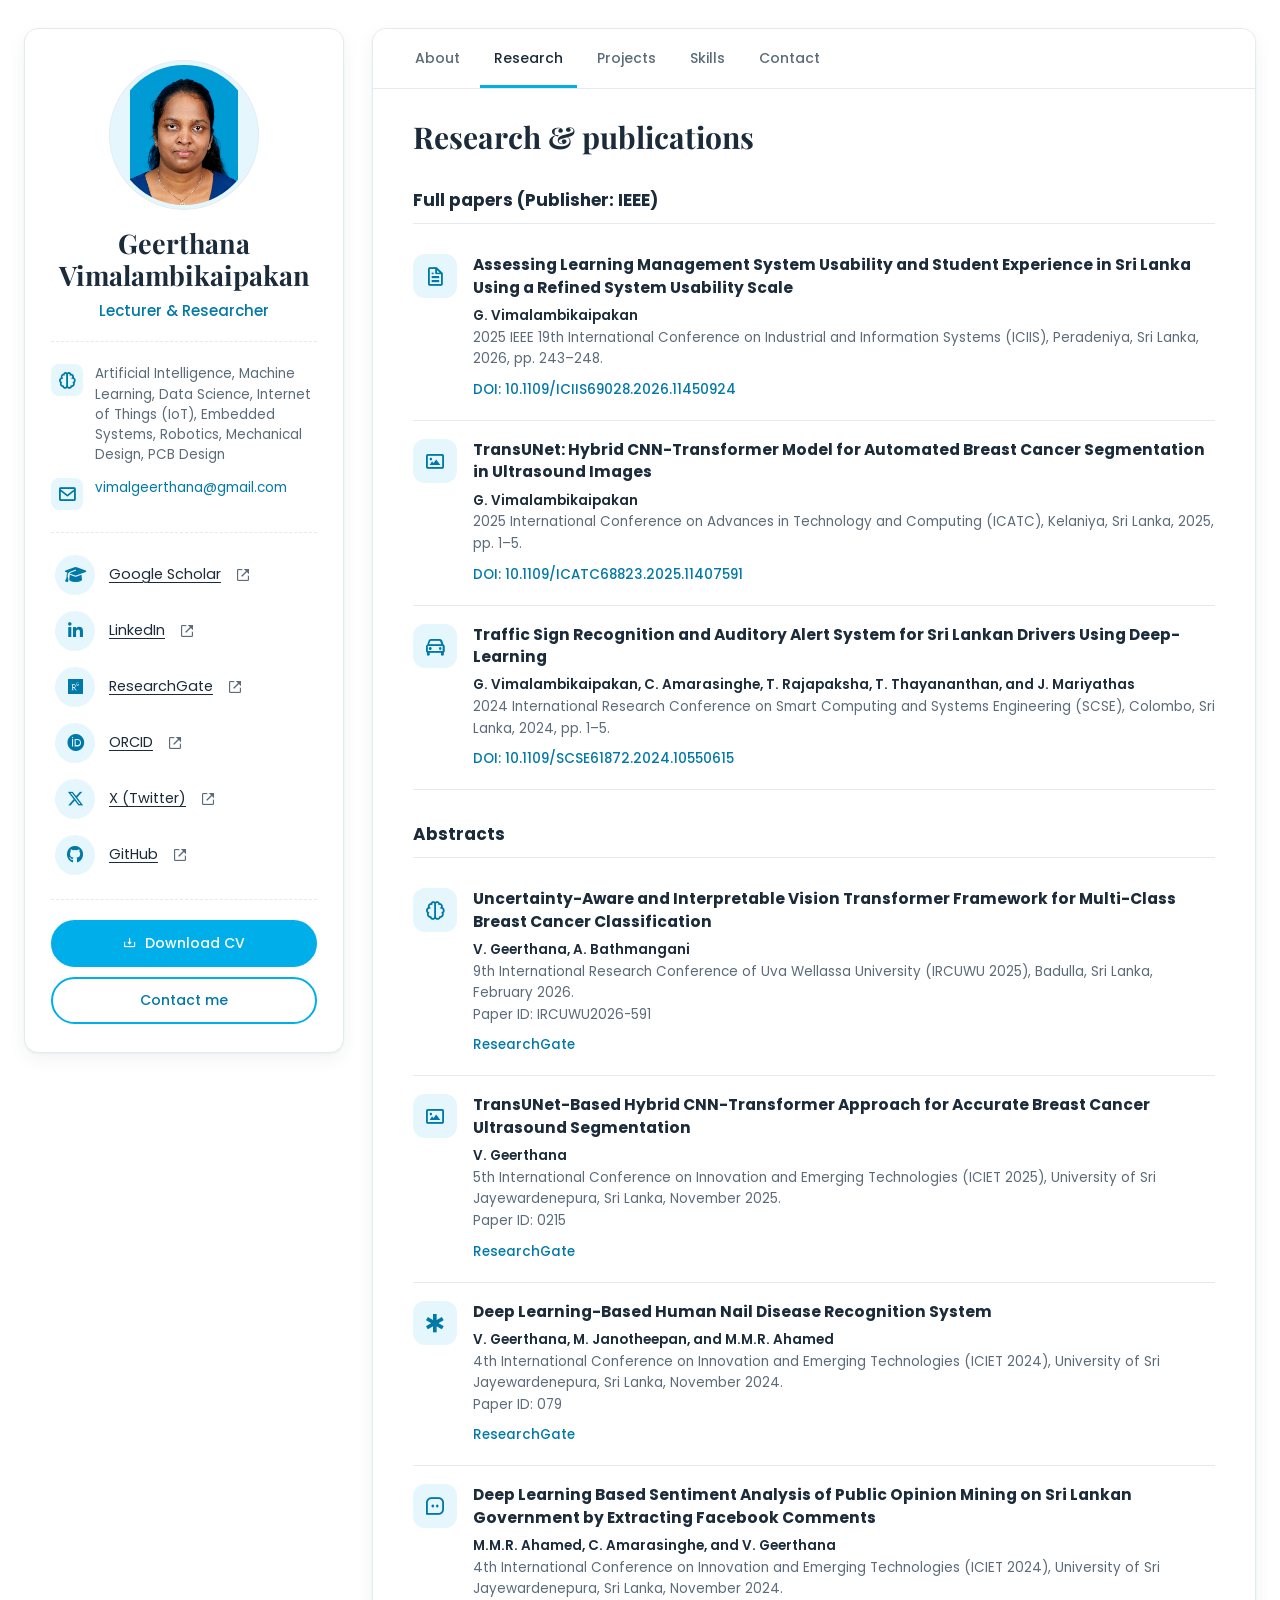
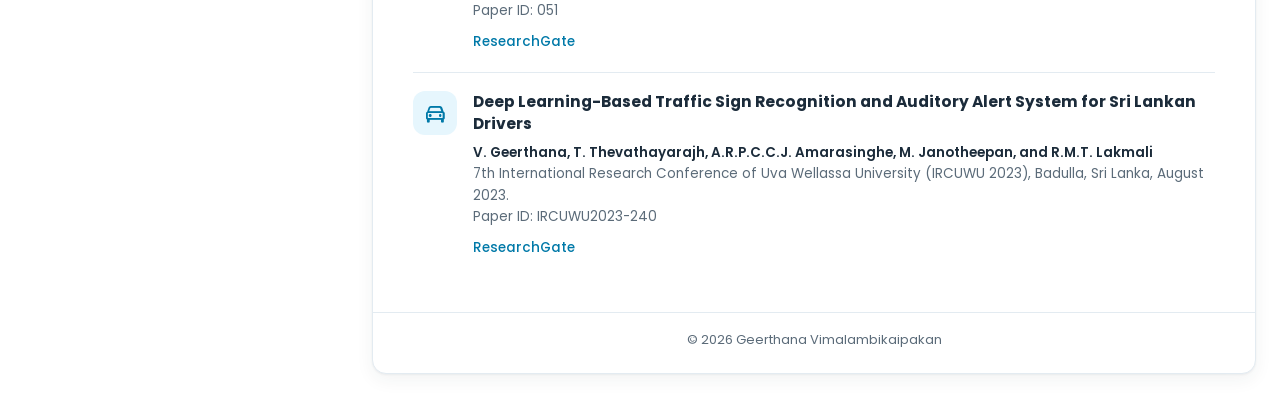
<file: research.html>
<!DOCTYPE html>
<html lang="en">
<head>
<meta charset="UTF-8">
<meta name="viewport" content="width=device-width, initial-scale=1.0">
<meta name="description" content="Geerthana Vimalambikaipakan - Lecturer, Researcher and AI/ML Professional">
<title>Research | Geerthana Vimalambikaipakan</title>
<link rel="preconnect" href="https://fonts.googleapis.com">
<link rel="preconnect" href="https://fonts.gstatic.com" crossorigin>
<link href="https://fonts.googleapis.com/css2?family=Playfair+Display:wght@600;700&family=Poppins:wght@400;500;600&display=swap" rel="stylesheet">
<link href="https://unpkg.com/boxicons@2.1.4/css/boxicons.min.css" rel="stylesheet">
<link rel="stylesheet" href="https://cdnjs.cloudflare.com/ajax/libs/font-awesome/6.7.2/css/all.min.css">
<link rel="stylesheet" href="stylesheet.css">
</head>
<body>
<a class="skip-link" href="#content">Skip to content</a>

<div class="shell">

  <!--  PROFILE CARD (same on every page)  -->
  <aside class="profile-card">
    <div class="avatar" id="avatar">
      <img src="assets/img/dp.jpg" alt="Geerthana Vimalambikaipakan" onerror="this.remove()">
      <span aria-hidden="true">GV</span>
    </div>
    <h1>Geerthana <span>Vimalambikaipakan</span></h1>
    <p class="role">Lecturer &amp; Researcher</p>

    <ul class="facts">
      <li><i class="bx bx-brain"></i><span>Artificial Intelligence, Machine Learning, Data Science, Internet of Things (IoT), Embedded Systems, Robotics, Mechanical Design, PCB Design</span></li>
      <!--<li><i class="bx bx-building-house"></i><span>MSc (Data Science &amp; AI), University of Moratuwa</span></li>
      -->
      <li><i class="bx bx-envelope"></i><a href="mailto:vimalgeerthana@gmail.com">vimalgeerthana@gmail.com</a></li>
    </ul>

    <ul class="links" aria-label="Profiles">
        <li><a href="https://scholar.google.com/citations?user=1ha7ImIAAAAJ&hl=en" target="_blank" rel="noopener noreferrer"><span class="ico"><i class="fa-solid fa-graduation-cap"></i></span><span class="name">Google Scholar</span><i class="bx bx-link-external ext" aria-hidden="true"></i></a></li>
        <li><a href="https://www.linkedin.com/in/geerthana-vimalambikaipakan" target="_blank" rel="noopener noreferrer"><span class="ico"><i class="fa-brands fa-linkedin-in"></i></span><span class="name">LinkedIn</span><i class="bx bx-link-external ext" aria-hidden="true"></i></a></li>
        <li><a href="https://www.researchgate.net/profile/Geerthana-Vimalambikaipakan" target="_blank" rel="noopener noreferrer"><span class="ico"><i class="fa-brands fa-researchgate"></i></span><span class="name">ResearchGate</span><i class="bx bx-link-external ext" aria-hidden="true"></i></a></li>
        <li><a href="https://orcid.org/0009-0009-8566-8010" target="_blank" rel="noopener noreferrer"><span class="ico"><i class="fa-brands fa-orcid"></i></span><span class="name">ORCID</span><i class="bx bx-link-external ext" aria-hidden="true"></i></a></li>
        <li><a href="https://x.com/Geerthana_13" target="_blank" rel="noopener noreferrer"><span class="ico"><i class="fa-brands fa-x-twitter"></i></span><span class="name">X (Twitter)</span><i class="bx bx-link-external ext" aria-hidden="true"></i></a></li>
        <li><a href="https://github.com/GeerthanaVimal" target="_blank" rel="noopener noreferrer"><span class="ico"><i class="fa-brands fa-github"></i></span><span class="name">GitHub</span><i class="bx bx-link-external ext" aria-hidden="true"></i></a></li>
      </ul>

    <div class="card-actions">
      <a class="btn" href="assets/cv/Geerthana_CV.pdf" download><i class="bx bx-download"></i> Download CV</a>
      <a class="btn outline" href="contact.html">Contact me</a>
    </div>
  </aside>

  <!--  RESEARCH PAGE  -->
  <main class="panel" id="content">
    <nav class="tabs" aria-label="Portfolio sections">
      <a href="index.html">About</a>
      <a href="research.html" class="active" aria-current="page">Research</a>
      <a href="projects.html">Projects</a>
      <a href="skills.html">Skills</a>
      <a href="contact.html">Contact</a>
    </nav>

    <section class="tab-panel" id="research">
      <h2>Research &amp; publications</h2>

      <h3 class="group-title">Full papers (Publisher: IEEE)</h3>

      <article class="item">
        <div class="item-icon"><i class="bx bx-file"></i></div>
        <div>
          <h4>Assessing Learning Management System Usability and Student Experience in Sri Lanka Using a Refined System Usability Scale</h4>
          <p><strong>G. Vimalambikaipakan</strong><br>2025 IEEE 19th International Conference on Industrial and Information Systems (ICIIS), Peradeniya, Sri Lanka, 2026, pp. 243–248.</p>
          <a class="link" href="https://doi.org/10.1109/ICIIS69028.2026.11450924" target="_blank" rel="noopener">DOI: 10.1109/ICIIS69028.2026.11450924</a>
        </div>
      </article>

      <article class="item">
        <div class="item-icon"><i class="bx bx-image"></i></div>
        <div>
          <h4>TransUNet: Hybrid CNN-Transformer Model for Automated Breast Cancer Segmentation in Ultrasound Images</h4>
          <p><strong>G. Vimalambikaipakan</strong><br>2025 International Conference on Advances in Technology and Computing (ICATC), Kelaniya, Sri Lanka, 2025, pp. 1–5.</p>
          <a class="link" href="https://doi.org/10.1109/ICATC68823.2025.11407591" target="_blank" rel="noopener">DOI: 10.1109/ICATC68823.2025.11407591</a>
        </div>
      </article>

      <article class="item">
        <div class="item-icon"><i class="bx bx-car"></i></div>
        <div>
          <h4>Traffic Sign Recognition and Auditory Alert System for Sri Lankan Drivers Using Deep-Learning</h4>
          <p><strong>G. Vimalambikaipakan, C. Amarasinghe, T. Rajapaksha, T. Thayananthan, and J. Mariyathas</strong><br>2024 International Research Conference on Smart Computing and Systems Engineering (SCSE), Colombo, Sri Lanka, 2024, pp. 1–5.</p>
          <a class="link" href="https://doi.org/10.1109/SCSE61872.2024.10550615" target="_blank" rel="noopener">DOI: 10.1109/SCSE61872.2024.10550615</a>
        </div>
      </article>

      <h3 class="group-title">Abstracts</h3>

      <article class="item">
        <div class="item-icon"><i class="bx bx-brain"></i></div>
        <div>
          <h4>Uncertainty-Aware and Interpretable Vision Transformer Framework for Multi-Class Breast Cancer Classification</h4>
          <p><strong>V. Geerthana, A. Bathmangani</strong><br>9th International Research Conference of Uva Wellassa University (IRCUWU 2025), Badulla, Sri Lanka, February 2026.<br>Paper ID: IRCUWU2026-591</p>
          <a class="link" href="https://www.researchgate.net/publication/400995004_Uncertainty-aware_and_interpretable_vision_transformer_framework_for_multi-class_breast_cancer_classification" target="_blank" rel="noopener">ResearchGate</a>
        </div>
      </article>

      <article class="item">
        <div class="item-icon"><i class="bx bx-image"></i></div>
        <div>
          <h4>TransUNet-Based Hybrid CNN-Transformer Approach for Accurate Breast Cancer Ultrasound Segmentation</h4>
          <p><strong>V. Geerthana</strong><br>5th International Conference on Innovation and Emerging Technologies (ICIET 2025), University of Sri Jayewardenepura, Sri Lanka, November 2025.<br>Paper ID: 0215</p>
          <a class="link" href="https://www.researchgate.net/publication/399576068_TransUNet-based_Hybrid_CNN-transformer_Approach_for_Accurate_Breast_Cancer_Ultrasound_Segmentation" target="_blank" rel="noopener">ResearchGate</a>
        </div>
      </article>

      <article class="item">
        <div class="item-icon"><i class="bx bx-health"></i></div>
        <div>
          <h4>Deep Learning-Based Human Nail Disease Recognition System</h4>
          <p><strong>V. Geerthana, M. Janotheepan, and M.M.R. Ahamed</strong><br>4th International Conference on Innovation and Emerging Technologies (ICIET 2024), University of Sri Jayewardenepura, Sri Lanka, November 2024.<br>Paper ID: 079</p>
          <a class="link" href="https://www.researchgate.net/publication/386086820_Deep_Learning_Based_Human_Nail_Disease_Recognition_System" target="_blank" rel="noopener">ResearchGate</a>
        </div>
      </article>

      <article class="item">
        <div class="item-icon"><i class="bx bx-message-square-dots"></i></div>
        <div>
          <h4>Deep Learning Based Sentiment Analysis of Public Opinion Mining on Sri Lankan Government by Extracting Facebook Comments</h4>
          <p><strong>M.M.R. Ahamed, C. Amarasinghe, and V. Geerthana</strong><br>4th International Conference on Innovation and Emerging Technologies (ICIET 2024), University of Sri Jayewardenepura, Sri Lanka, November 2024.<br>Paper ID: 051</p>
          <a class="link" href="https://www.researchgate.net/publication/386086183_Deep_Learning_Based_Sentiment_Analysis_of_Public_Opinion_Mining_on_Sri_Lankan_Government_by_Extracting_Facebook_Comments" target="_blank" rel="noopener">ResearchGate</a>
        </div>
      </article>

      <article class="item">
        <div class="item-icon"><i class="bx bx-car"></i></div>
        <div>
          <h4>Deep Learning-Based Traffic Sign Recognition and Auditory Alert System for Sri Lankan Drivers</h4>
          <p><strong>V. Geerthana, T. Thevathayarajh, A.R.P.C.C.J. Amarasinghe, M. Janotheepan, and R.M.T. Lakmali</strong><br>7th International Research Conference of Uva Wellassa University (IRCUWU 2023), Badulla, Sri Lanka, August 2023.<br>Paper ID: IRCUWU2023-240</p>
          <a class="link" href="https://www.researchgate.net/publication/377034363_Deep_learning-based_traffic_sign_recognition_and_auditory_alert_system_for_Sri_Lankan_drivers" target="_blank" rel="noopener">ResearchGate</a>
        </div>
      </article>
    </section>

    <footer class="foot">© <span id="year"></span> Geerthana Vimalambikaipakan</footer>
  </main>
</div>

<script src="main.js"></script>
</body>
</html>
</file>
<file: stylesheet.css>
/* 
   Geerthana Vimalambikaipakan - Portfolio
   White, profile-style layout. Edit the colour tokens below
   to restyle the whole site.
*/
:root {
  --bg: #ffffff;
  --ink: #1b2b3a;
  --muted: #5b6b79;
  --line: #e3ebf1;
  --tint: #f3f8fc;
  --accent: #00aeea;
  --accent-text: #0079a8;   /* darker blue for text on white */
  --accent-soft: #e6f6fd;
  --radius: 14px;
  --shadow: 0 1px 2px rgba(27, 43, 58, .05), 0 6px 18px rgba(27, 43, 58, .06);
}

*, *::before, *::after { box-sizing: border-box; }
html { scroll-behavior: smooth; }
body {
  margin: 0;
  background: var(--bg);
  color: var(--ink);
  font-family: 'Poppins', system-ui, sans-serif;
  font-size: 15px;
  line-height: 1.7;
}
a { color: var(--accent-text); text-decoration: none; }
a:hover { text-decoration: underline; }
:focus-visible { outline: 3px solid var(--accent); outline-offset: 2px; border-radius: 6px; }
img { max-width: 100%; display: block; }

.skip-link { position: absolute; left: -999px; top: 8px; background: var(--ink); color: #fff; padding: 8px 14px; border-radius: 8px; z-index: 100; }
.skip-link:focus { left: 8px; }

/*  Layout  */
.shell {
  max-width: 1440px;
  margin: 0 auto;
  padding: 28px 24px 40px;
  display: grid;
  grid-template-columns: 320px minmax(0, 1fr);
  gap: 28px;
  align-items: start;
}

/*  Profile card  */
.profile-card {
  position: sticky;
  top: 24px;
  background: var(--bg);
  border: 1px solid var(--line);
  border-radius: var(--radius);
  box-shadow: var(--shadow);
  padding: 32px 26px 28px;
  text-align: center;
}
.avatar {
  position: relative;
  width: 148px; height: 148px;
  margin: 0 auto 18px;
  border-radius: 50%;
  overflow: hidden;
  border: 4px solid var(--accent-soft);
  box-shadow: 0 0 0 1px var(--line);
  background: var(--accent-soft);
  display: grid; place-items: center;
}
.avatar span { font-family: 'Playfair Display', serif; font-size: 44px; color: var(--accent-text); }
.avatar img { position: absolute; inset: 0; width: 100%; height: 100%; object-fit: contain; }

.profile-card h1 {
  font-family: 'Playfair Display', serif;
  font-size: 27px; line-height: 1.2; margin: 0 0 6px; font-weight: 700;
}
.profile-card h1 span { display: block; }
.role { margin: 0 0 18px; color: var(--accent-text); font-weight: 500; }

.facts { list-style: none; margin: 0; padding: 16px 0; border-top: 1px dashed var(--line); border-bottom: 1px dashed var(--line); text-align: left; }
.facts li { display: flex; gap: 12px; align-items: flex-start; font-size: 13.5px; color: var(--muted); padding: 6px 0; line-height: 1.5; }
.facts i { font-size: 20px; color: var(--accent-text); background: var(--accent-soft); border-radius: 8px; padding: 6px; flex: none; }
.facts a { word-break: break-all; }

.social-icons { display: flex; justify-content: center; flex-wrap: wrap; gap: 10px; margin: 18px 0 20px; }
.social-icons a {
  width: 38px; height: 38px; border-radius: 50%;
  display: grid; place-items: center;
  color: var(--accent-text); background: var(--accent-soft);
  transition: background .2s, color .2s;
}
.social-icons a:hover { background: var(--accent); color: #fff; text-decoration: none; }

.card-actions { display: grid; gap: 10px; }

/*  Buttons  */
.btn {
  display: inline-flex; align-items: center; justify-content: center; gap: 8px;
  padding: 11px 22px; border-radius: 999px;
  border: 2px solid var(--accent); background: var(--accent); color: #fff;
  font: 500 14px 'Poppins', sans-serif; cursor: pointer;
  transition: background .2s, color .2s;
}
.btn:hover { background: #0097cd; border-color: #0097cd; text-decoration: none; }
.btn.outline { background: transparent; color: var(--accent-text); }
.btn.outline:hover { background: var(--accent-soft); }

/*  Content panel */
.panel {
  background: var(--bg);
  border: 1px solid var(--line);
  border-radius: var(--radius);
  box-shadow: var(--shadow);
  min-width: 0;
}
.tabs {
  display: flex; gap: 6px; flex-wrap: wrap;
  padding: 0 28px;
  background: var(--bg);
  border-bottom: 1px solid var(--line);
  border-radius: var(--radius) var(--radius) 0 0;
}
.tabs a {
  padding: 18px 14px 14px;
  color: var(--muted); font-weight: 500; font-size: 14px;
  border-bottom: 3px solid transparent;
}
.tabs a:hover { color: var(--ink); text-decoration: none; }
.tabs a.active { color: var(--ink); border-bottom-color: var(--accent); }

.tab-panel { padding: 30px 40px 34px; }
.tab-panel[hidden] { display: none; }
.tab-panel h2 {
  font-family: 'Playfair Display', serif;
  font-size: 30px; line-height: 1.25; margin: 0 0 14px; font-weight: 700;
}
.tab-panel > p { max-width: none; margin: 0 0 14px; text-align: justify; hyphens: auto;}
.group-title {
  font-size: 17px; margin: 30px 0 12px; padding-bottom: 8px;
  border-bottom: 1px solid var(--line);
}

/* About  */
.about-boxes { display: grid; grid-template-columns: repeat(3, 1fr); gap: 16px; margin-top: 26px; }
.about-box { background: var(--tint); border: 1px solid var(--line); border-radius: 12px; padding: 20px; }
.about-box i { font-size: 28px; color: var(--accent-text); }
.about-box h3 { margin: 6px 0 4px; font-size: 16px; }
.about-box p { margin: 0; font-size: 13.5px; color: var(--muted); line-height: 1.55; }

/* Research */
.item { display: flex; gap: 16px; padding: 18px 0; border-bottom: 1px solid var(--line); }
.item:last-child { border-bottom: 0; }
.item-icon {
  flex: none; width: 44px; height: 44px; border-radius: 12px;
  display: grid; place-items: center; font-size: 22px;
  background: var(--accent-soft); color: var(--accent-text);
}
.item h4 { margin: 0 0 6px; font-size: 15.5px; line-height: 1.45; }
.item p { margin: 0 0 6px; font-size: 13.5px; color: var(--muted); line-height: 1.6; }
.item p strong { color: var(--ink); font-weight: 600; }
.link { font-size: 13.5px; font-weight: 500; word-break: break-all; }

/*  Projects */
.project {
  display: grid; grid-template-columns: 240px minmax(0, 1fr); gap: 22px;
  padding: 22px 0; border-bottom: 1px solid var(--line);
}
.project:last-of-type { border-bottom: 0; }
.project-image {
  border-radius: 12px; overflow: hidden; background: var(--tint);
  border: 1px solid var(--line); aspect-ratio: 4 / 3;
}
.project-image img { width: 100%; height: 100%; object-fit: cover; }
.project-image.no-img img { display: none; }
.project h4 { margin: 0 0 4px; font-size: 17px; line-height: 1.4; }
.meta { font-size: 12.5px; color: var(--muted); margin-bottom: 8px; }
.project p { margin: 0 0 10px; font-size: 14px; color: #33414e; }
.tags { display: flex; flex-wrap: wrap; gap: 6px; }
.tags span { font-size: 12px; padding: 2px 11px; border-radius: 999px; background: var(--accent-soft); color: var(--accent-text); font-weight: 500; }
.project-links { display: flex; gap: 16px; flex-wrap: wrap; font-size: 13.5px; font-weight: 500; }
.project-links i { vertical-align: -2px; font-size: 18px; }

/*  Skills */
.skill-group { margin-top: 26px; }
.skill-group h3 { margin: 0 0 12px; font-size: 17px; }
.skill-grid {
  display: grid; grid-template-columns: repeat(5, minmax(0, 1fr)); gap: 16px;
  padding: 20px; border-radius: 18px; background: var(--tint);
}
.skill-card {
  background: #fff; border: 1px solid var(--line); border-radius: 14px;
  min-height: 128px; padding: 18px 10px 14px;
  display: flex; flex-direction: column; align-items: center; justify-content: center; gap: 12px;
  text-align: center; box-shadow: 0 1px 2px rgba(27, 43, 58, .04);
  transition: transform .2s, box-shadow .2s;
}
.skill-card:hover { transform: translateY(-3px); box-shadow: var(--shadow); }
.skill-card img, .skill-badge { width: 52px; height: 52px; object-fit: contain; }
.skill-badge {
  border-radius: 12px; display: grid; place-items: center;
  font-weight: 600; font-size: 15px; color: #fff;
}
.skill-card span { font-weight: 600; font-size: 13.5px; color: #1d3a5a; line-height: 1.3; }

.chips { display: flex; flex-wrap: wrap; gap: 10px; }
.chips span {
  padding: 8px 16px; border-radius: 999px; border: 1px solid var(--line);
  background: #fff; font-size: 13.5px; font-weight: 500;
}

/*  Contact */
.contact-layout { display: grid; grid-template-columns: minmax(0, 1fr) minmax(0, 1.2fr); max-width: none; gap: 26px; align-items: start; }
.contact-info > a {
  display: flex; align-items: center; gap: 14px; padding: 12px 14px; margin-bottom: 10px;
  border: 1px solid var(--line); border-radius: 12px; color: var(--ink); font-weight: 500;
}
.contact-info > a:hover { background: var(--accent-soft); text-decoration: none; }
.contact-info > a i { font-size: 22px; color: var(--accent-text); }
.contact-info span { word-break: break-all; }
.collab { margin-top: 22px; padding: 18px 20px; background: var(--tint); border-radius: 12px; border: 1px solid var(--line); }
.collab h3 { margin: 0 0 6px; font-size: 25px; }
.collab p { margin: 0 0 8px; font-size: 15px; color: var(--muted); }
.collab ul { margin: 0; padding-left: 20px; font-size: 13.5px; }

.contact-form { border: 1px solid var(--line); border-radius: 14px; padding: 22px; }
.contact-form h3 { margin: 0 0 14px; font-size: 18px; }
.field { margin-bottom: 14px; }
.field label { display: block; font-size: 13px; font-weight: 500; margin-bottom: 4px; }
.field input, .field textarea {
  width: 100%; padding: 10px 12px; font: inherit; color: var(--ink);
  border: 1px solid #cfdbe4; border-radius: 10px; background: #fff;
}
.field input:focus, .field textarea:focus { outline: 3px solid var(--accent-soft); border-color: var(--accent); }
.field textarea { resize: vertical; }

.foot { padding: 16px 34px 22px; border-top: 1px solid var(--line); color: var(--muted); font-size: 13px; text-align: center; }

/* Responsive */
@media (max-width: 1100px) {
  .skill-grid { grid-template-columns: repeat(4, minmax(0, 1fr)); }
}
@media (max-width: 920px) {
  .shell { grid-template-columns: 1fr; padding: 16px 14px 30px; }
  .profile-card { position: static; }
  .skill-grid { grid-template-columns: repeat(3, minmax(0, 1fr)); }
  .contact-layout { grid-template-columns: 1fr; }
}
@media (max-width: 640px) {
  .tabs { padding: 0 10px; overflow-x: auto; flex-wrap: nowrap; }
  .tabs a { white-space: nowrap; }
  .tab-panel { padding: 22px 18px 26px; }
  .tab-panel h2 { font-size: 25px; }
  .about-boxes { grid-template-columns: 1fr; }
  .project { grid-template-columns: 1fr; }
  .skill-grid { grid-template-columns: repeat(2, minmax(0, 1fr)); padding: 14px; gap: 12px; }
}
@media (prefers-reduced-motion: reduce) {
  html { scroll-behavior: auto; }
  * { transition: none !important; }
}

/* Multi-page additions */
.lead { font-size: 17px; color: var(--ink); }
.about-boxes.four { grid-template-columns: repeat(4, 1fr); }
a.about-box { display: block; color: inherit; transition: background .2s, border-color .2s; }
a.about-box:hover { background: var(--accent-soft); border-color: var(--accent); text-decoration: none; }
.contact-info .collab { margin-top: 0; }
@media (max-width: 1100px) { .about-boxes.four { grid-template-columns: repeat(2, 1fr); } }
@media (max-width: 640px)  { .about-boxes.four { grid-template-columns: 1fr; } }

/* Fixes: contact layout, no sticky tab bar */
.contact-layout { grid-template-columns: 1fr; max-width: none; gap: 22px; }
.collab { margin-top: 0; }
.collab ul { display: flex; flex-wrap: wrap; gap: 8px; list-style: none; padding: 0; margin: 10px 0 0; }
.collab li { padding: 4px 14px; border-radius: 999px; background: #fff; border: 1px solid var(--line); font-size: 17px; font-weight: 500; }

/*  Profile links: icon + name + external-link mark */
.links { list-style: none; margin: 0; padding: 16px 0 18px; border-bottom: 1px dashed var(--line); text-align: left; }
.links li + li { margin-top: 4px; }
.links a { display: flex; align-items: center; gap: 14px; padding: 6px 4px; border-radius: 10px; color: var(--ink); }
.links a:hover { background: var(--accent-soft); text-decoration: none; }
.links .ico { flex: none; width: 40px; height: 40px; border-radius: 50%; display: grid; place-items: center; background: var(--accent-soft); color: var(--accent-text); font-size: 17px; }
.links a:hover .ico { background: #fff; }
.links .name { text-decoration: underline; text-underline-offset: 3px; text-decoration-thickness: 1px; font-size: 14.5px; }
.links .ext { font-size: 16px; color: var(--muted); }
.links + .card-actions { margin-top: 20px; }

.skill-fa { font-size: 42px; width: 52px; height: 52px; display: grid; place-items: center; }
</file>
